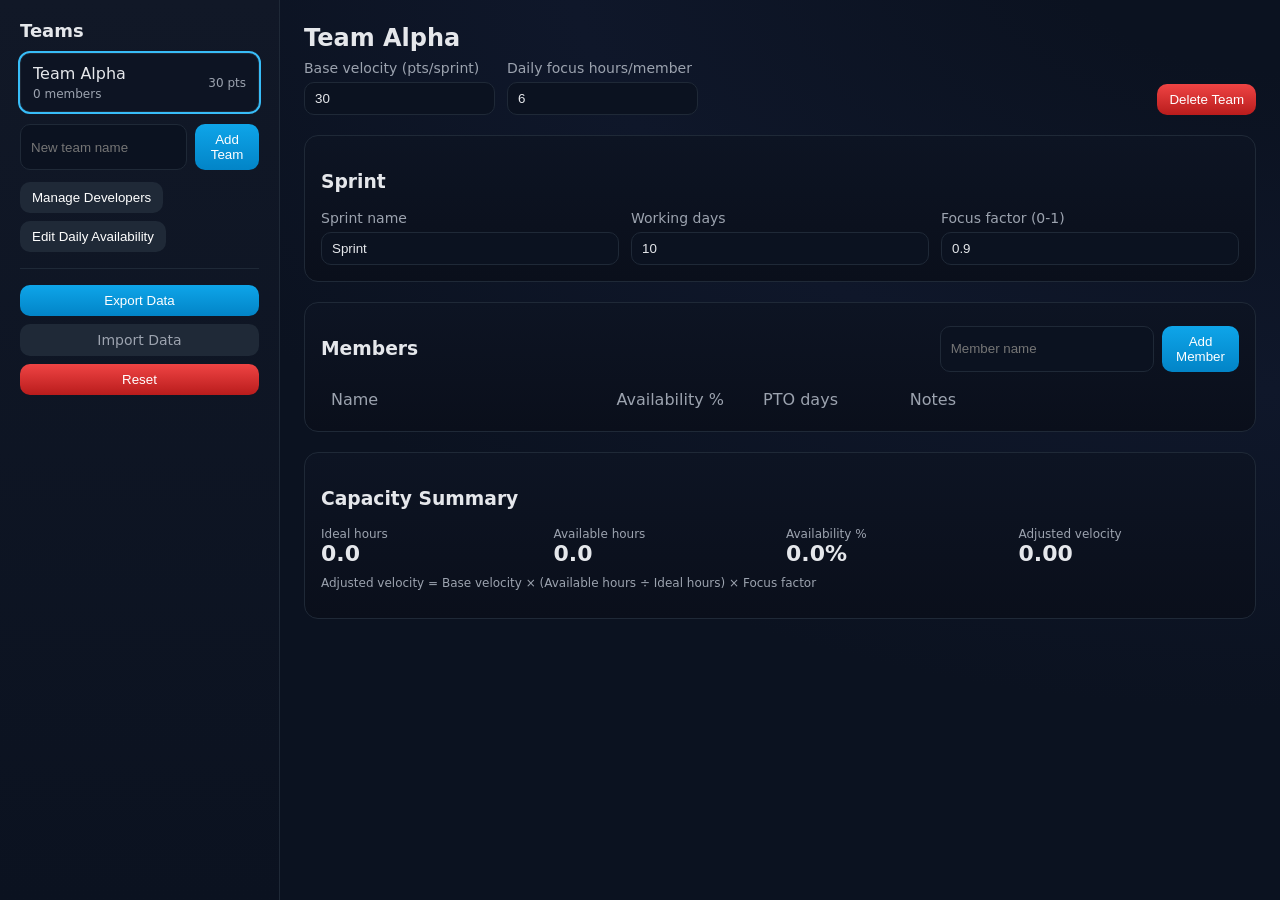
<file: index.html>
<!doctype html>
<html lang="en">
  <head>
    <meta charset="utf-8" />
    <meta name="viewport" content="width=device-width, initial-scale=1" />
    <title>Scrum Capacity Planner</title>
    <link rel="stylesheet" href="./styles.css" />
  </head>
  <body>
    <div class="app">
      <aside class="sidebar">
        <h1>Teams</h1>
        <div class="team-list" id="teamList"></div>
        <div class="team-add">
          <input id="newTeamName" type="text" placeholder="New team name" />
          <button id="addTeamBtn">Add Team</button>
        </div>
        <div style="margin-top:12px; display:grid; gap:8px;">
          <a href="./developers.html"><button class="secondary">Manage Developers</button></a>
          <a href="./availability.html"><button class="secondary">Edit Daily Availability</button></a>
        </div>
        <hr />
        <div class="io">
          <button id="exportBtn">Export Data</button>
          <label class="import-btn">
            Import Data
            <input id="importInput" type="file" accept="application/json" />
          </label>
          <button id="resetBtn" class="danger">Reset</button>
        </div>
      </aside>
      <main class="main">
        <section class="team-header">
          <div>
            <h2 id="teamTitle">Select or create a team</h2>
            <div class="inline-group">
              <label>Base velocity (pts/sprint)
                <input id="baseVelocity" type="number" min="0" step="0.1" />
              </label>
              <label>Daily focus hours/member
                <input id="dailyFocusHours" type="number" min="0" step="0.5" />
              </label>
            </div>
          </div>
          <div class="actions">
            <button id="deleteTeamBtn" class="danger">Delete Team</button>
          </div>
        </section>

        <section class="sprint">
          <h3>Sprint</h3>
          <div class="grid-3">
            <label>Sprint name
              <input id="sprintName" type="text" placeholder="e.g., Sprint 42" />
            </label>
            <label>Working days
              <input id="workingDays" type="number" min="1" max="20" />
            </label>
            <label>Focus factor (0-1)
              <input id="focusFactor" type="number" min="0" max="1" step="0.05" />
            </label>
          </div>
        </section>

        <section class="members">
          <div class="members-header">
            <h3>Members</h3>
            <div class="member-add">
              <input id="newMemberName" type="text" placeholder="Member name" />
              <button id="addMemberBtn">Add Member</button>
            </div>
          </div>
          <div class="member-table" id="memberTable">
            <div class="member-row header">
              <div>Name</div>
              <div>Availability %</div>
              <div>PTO days</div>
              <div>Notes</div>
              <div></div>
            </div>
            <!-- rows inserted here -->
          </div>
        </section>

        <section class="summary">
          <h3>Capacity Summary</h3>
          <div class="summary-grid">
            <div>
              <div class="label">Ideal hours</div>
              <div class="value" id="idealHours">0</div>
            </div>
            <div>
              <div class="label">Available hours</div>
              <div class="value" id="availableHours">0</div>
            </div>
            <div>
              <div class="label">Availability %</div>
              <div class="value" id="availabilityPct">0%</div>
            </div>
            <div>
              <div class="label">Adjusted velocity</div>
              <div class="value" id="adjustedVelocity">0</div>
            </div>
          </div>
          <p class="hint">
            Adjusted velocity = Base velocity × (Available hours ÷ Ideal hours) × Focus factor
          </p>
        </section>
      </main>
    </div>
    <script src="./app.js"></script>
  </body>
  </html>
</file>
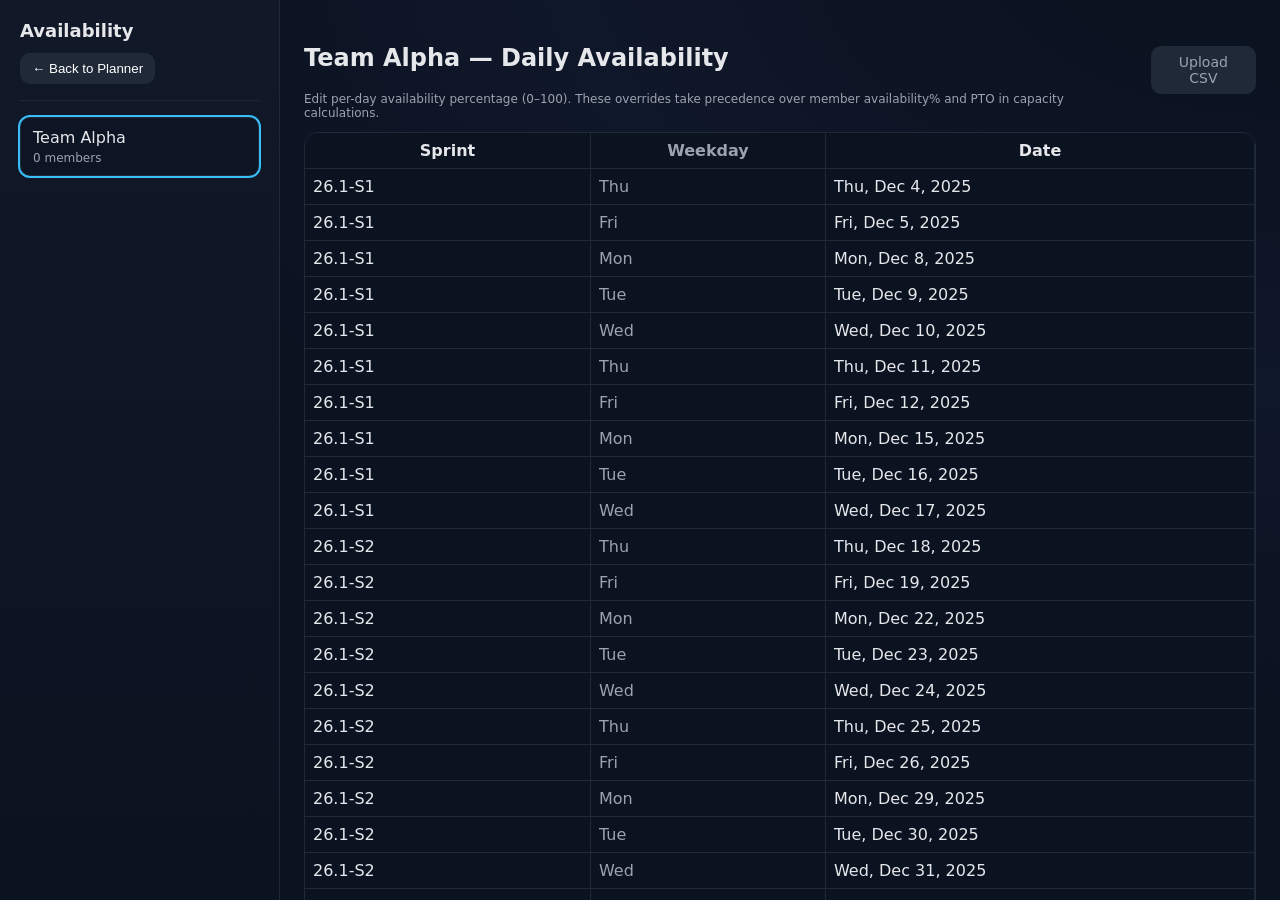
<file: availability.html>
<!doctype html>
<html lang="en">
  <head>
    <meta charset="utf-8" />
    <meta name="viewport" content="width=device-width, initial-scale=1" />
    <title>Daily Availability — Scrum Capacity Planner</title>
    <link rel="stylesheet" href="./styles.css" />
    <style>
      .availability-app { display: grid; grid-template-columns: 280px 1fr; height: 100vh; }
      .topbar { display:flex; align-items:center; justify-content:space-between; gap:12px; margin-bottom:12px; }
      .table-scroll { overflow:auto; border:1px solid var(--border); border-radius:14px; background: linear-gradient(180deg, #0d1423, #0a0f1b); }
      .avail-table { border-collapse: separate; border-spacing: 0; width: max-content; min-width: 100%; table-layout: fixed; }
      .avail-table th, .avail-table td { padding: 8px; border-bottom: 1px solid var(--border); border-right: 1px solid var(--border); }
      .avail-table th:first-child, .avail-table td:first-child { position: sticky; left: 0; background:#0b1220; z-index: 3; }
      .avail-table th:nth-child(2), .avail-table td:nth-child(2) { position: sticky; left: 120px; background:#0b1220; z-index: 2; }
      .avail-table th:nth-child(3), .avail-table td:nth-child(3) { position: sticky; left: 210px; background:#0b1220; z-index: 1; }
      .avail-table thead th { position: sticky; top: 0; background:#0b1220; z-index: 2; }
      .avail-table input[type="number"] { width: 80px; }
      .legend { color: var(--muted); font-size: 12px; margin-top:8px; }
      .sidebar .back-link { display:block; margin-top:12px; }
      .date-cell { white-space: nowrap; min-width: 180px; }
      .sprint-cell { min-width: 120px; white-space: nowrap; color: var(--text); }
      .weekday-cell { min-width: 90px; white-space: nowrap; color: var(--muted); }
      .member-col { min-width: 120px; }
      tr.weekend td { background: #0f1a2e; }
      tr.weekend td.sprint-cell, tr.weekend td.weekday-cell, tr.weekend td.date-cell { background: #0c1526; }
    </style>
  </head>
  <body>
    <div class="availability-app">
      <aside class="sidebar">
        <h1>Availability</h1>
        <a class="back-link" href="./index.html"><button class="secondary">← Back to Planner</button></a>
        <hr />
        <div class="team-list" id="teamList"></div>
      </aside>
      <main class="main">
        <div class="topbar">
          <div>
            <h2 id="teamTitle">Select a team</h2>
            <div class="legend">Edit per-day availability percentage (0–100). These overrides take precedence over member availability% and PTO in capacity calculations.</div>
          </div>
          <div>
            <label class="import-btn">
              Upload CSV
              <input id="csvUploadInput" type="file" accept=".csv,text/csv" />
            </label>
          </div>
        </div>
        <div class="table-scroll" id="tableContainer">
          <!-- table inserted dynamically -->
        </div>
        <p class="hint">Tips: Double-click a cell to select; use Tab/Shift+Tab to navigate. Use the row actions to quickly fill a day with 0/50/100 or clear overrides.</p>
      </main>
    </div>
    <script src="./availability.js"></script>
  </body>
  </html>
</file>
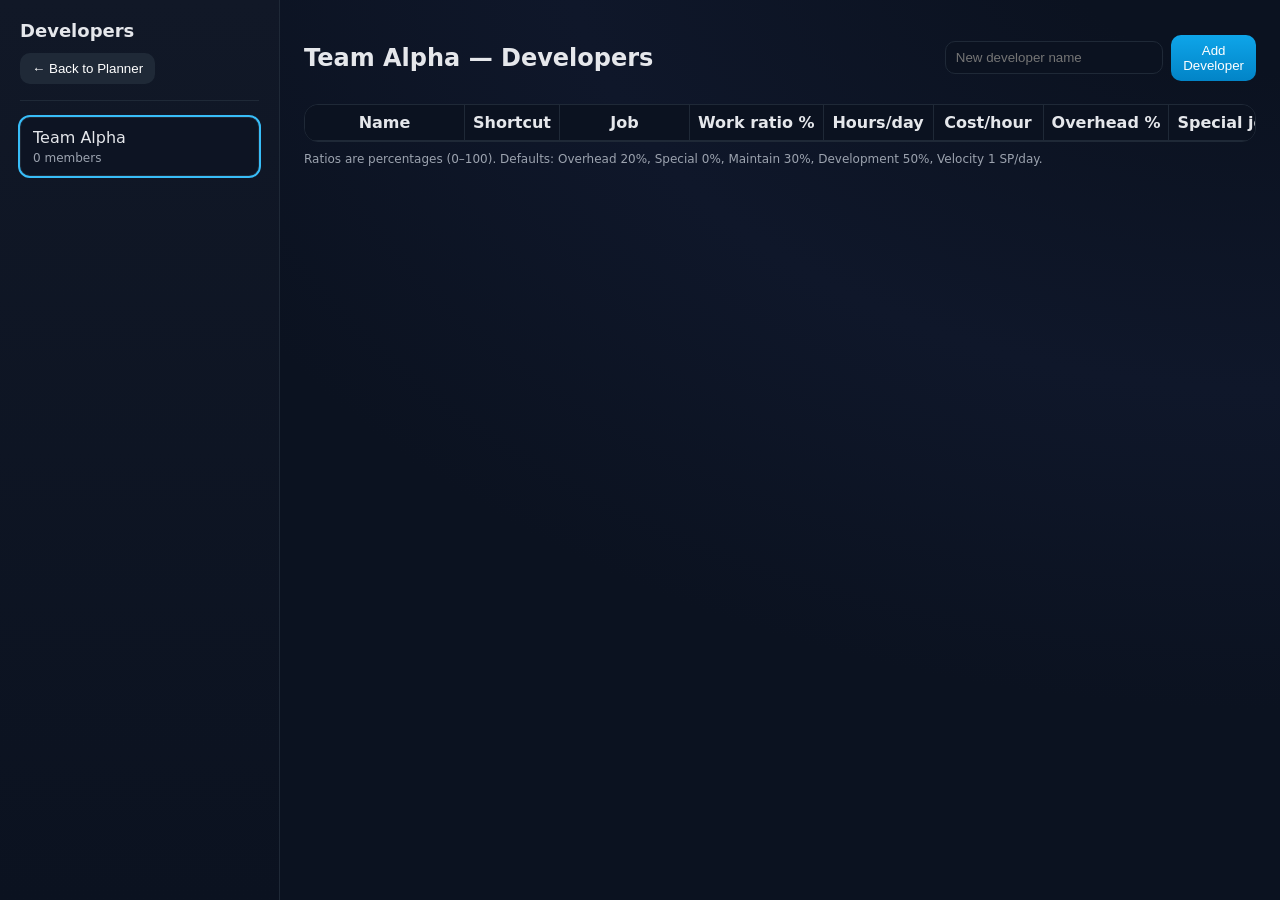
<file: developers.html>
<!doctype html>
<html lang="en">
  <head>
    <meta charset="utf-8" />
    <meta name="viewport" content="width=device-width, initial-scale=1" />
    <title>Developers — Scrum Capacity Planner</title>
    <link rel="stylesheet" href="./styles.css" />
    <style>
      .developers-app { display: grid; grid-template-columns: 280px 1fr; height: 100vh; }
      .table-wrap { overflow: auto; border:1px solid var(--border); border-radius:14px; background: linear-gradient(180deg, #0d1423, #0a0f1b); }
      table.dev-table { width: max-content; min-width: 100%; border-collapse: separate; border-spacing: 0; }
      table.dev-table th, table.dev-table td { padding: 8px; border-bottom: 1px solid var(--border); border-right: 1px solid var(--border); }
      table.dev-table thead th { position: sticky; top: 0; background:#0b1220; z-index: 2; }
      table.dev-table th:first-child, table.dev-table td:first-child { position: sticky; left: 0; background:#0b1220; z-index: 3; }
      .col-name { min-width: 160px; }
      .col-short { min-width: 90px; }
      .col-job { min-width: 130px; }
      .col-num { min-width: 110px; }
      .row-actions { min-width: 120px; }
      .topbar { display:flex; align-items:center; justify-content:space-between; gap:12px; margin-bottom:12px; }
      .inline { display:flex; gap:8px; align-items:center; }
    </style>
  </head>
  <body>
    <div class="developers-app">
      <aside class="sidebar">
        <h1>Developers</h1>
        <a class="back-link" href="./index.html"><button class="secondary">← Back to Planner</button></a>
        <hr />
        <div class="team-list" id="teamList"></div>
      </aside>
      <main class="main">
        <div class="topbar">
          <h2 id="teamTitle">Select a team</h2>
          <div class="inline">
            <input id="newDevName" type="text" placeholder="New developer name" />
            <button id="addDevBtn">Add Developer</button>
          </div>
        </div>
        <div class="table-wrap" id="tableContainer"></div>
        <p class="hint">Ratios are percentages (0–100). Defaults: Overhead 20%, Special 0%, Maintain 30%, Development 50%, Velocity 1 SP/day.</p>
      </main>
    </div>
    <script src="./developers.js"></script>
  </body>
  </html>
</file>
<file: styles.css>
:root {
  --bg: #0f172a;
  --panel: #111827;
  --panel-2: #0b1220;
  --text: #e5e7eb;
  --muted: #9ca3af;
  --brand: #38bdf8;
  --danger: #ef4444;
  --ok: #22c55e;
  --border: #1f2937;
}

* { box-sizing: border-box; }
html, body { height: 100%; }
body {
  margin: 0;
  font-family: ui-sans-serif, system-ui, -apple-system, Segoe UI, Roboto, Ubuntu, Cantarell, Noto Sans, sans-serif;
  color: var(--text);
  background: radial-gradient(1200px 800px at 100% -10%, #0b1220 20%, var(--bg) 60%, #0b1220 100%);
}

.app {
  display: grid;
  grid-template-columns: 280px 1fr;
  height: 100vh;
}

.sidebar {
  border-right: 1px solid var(--border);
  padding: 20px;
  background: linear-gradient(180deg, var(--panel), var(--panel-2));
}
.sidebar h1 {
  margin: 0 0 12px 0;
  font-size: 18px;
}
.team-list {
  display: grid;
  gap: 8px;
}
.team-item {
  display: flex;
  align-items: center;
  justify-content: space-between;
  padding: 10px 12px;
  border: 1px solid var(--border);
  border-radius: 10px;
  background: #0d1423;
  cursor: pointer;
}
.team-item.active {
  outline: 2px solid var(--brand);
}
.team-item .name {
  overflow: hidden;
  text-overflow: ellipsis;
  white-space: nowrap;
}
.team-item .meta {
  color: var(--muted);
  font-size: 12px;
}
.team-add {
  display: flex;
  gap: 8px;
  margin-top: 12px;
}
input[type="text"], input[type="number"] {
  background: #0b1220;
  color: var(--text);
  border: 1px solid var(--border);
  border-radius: 10px;
  padding: 8px 10px;
  width: 100%;
}
button {
  background: linear-gradient(180deg, #0ea5e9, #0284c7);
  color: white;
  border: none;
  border-radius: 10px;
  padding: 8px 12px;
  cursor: pointer;
}
button.secondary {
  background: #1f2937;
}
button.danger {
  background: linear-gradient(180deg, #ef4444, #b91c1c);
}
button:disabled {
  opacity: 0.5;
  cursor: not-allowed;
}
hr {
  border: none;
  border-top: 1px solid var(--border);
  margin: 16px 0;
}
.io {
  display: grid;
  gap: 8px;
}
.import-btn {
  display: inline-block;
  position: relative;
  overflow: hidden;
  padding: 8px 12px;
  border-radius: 10px;
  background: #1f2937;
  text-align: center;
  cursor: pointer;
}
.import-btn input[type="file"] {
  position: absolute;
  inset: 0;
  opacity: 0;
  cursor: pointer;
}

.main {
  padding: 24px;
  overflow: auto;
}
.team-header {
  display: flex;
  align-items: flex-end;
  justify-content: space-between;
  gap: 16px;
}
.team-header h2 {
  margin: 0 0 8px 0;
}
.inline-group {
  display: flex;
  gap: 12px;
  align-items: center;
}
label {
  color: var(--muted);
  font-size: 14px;
  display: grid;
  gap: 6px;
}

.sprint, .members, .summary {
  margin-top: 20px;
  border: 1px solid var(--border);
  border-radius: 14px;
  background: linear-gradient(180deg, #0d1423, #0a0f1b);
  padding: 16px;
}
.grid-3 {
  display: grid;
  grid-template-columns: repeat(3, 1fr);
  gap: 12px;
}
.members-header {
  display: flex;
  align-items: center;
  justify-content: space-between;
}
.member-add {
  display: flex;
  gap: 8px;
}
.member-table {
  margin-top: 12px;
  display: grid;
  gap: 6px;
}
.member-row {
  display: grid;
  grid-template-columns: 1.2fr 0.6fr 0.6fr 1fr 80px;
  gap: 8px;
  align-items: center;
  padding: 10px;
  border: 1px solid var(--border);
  border-radius: 10px;
  background: #0b1220;
}
.member-row.header {
  background: transparent;
  border: none;
  padding: 0 10px 6px 10px;
  color: var(--muted);
}
.summary-grid {
  display: grid;
  grid-template-columns: repeat(4, 1fr);
  gap: 12px;
}
.label { color: var(--muted); font-size: 12px; }
.value { font-size: 22px; font-weight: 700; }
.hint { color: var(--muted); margin-top: 10px; font-size: 12px; }

@media (max-width: 980px) {
  .app { grid-template-columns: 1fr; }
  .sidebar { height: auto; border-right: none; border-bottom: 1px solid var(--border); }
  .grid-3, .summary-grid { grid-template-columns: 1fr; }
  .member-row { grid-template-columns: 1fr 1fr 1fr 1fr 60px; }
}
</file>
